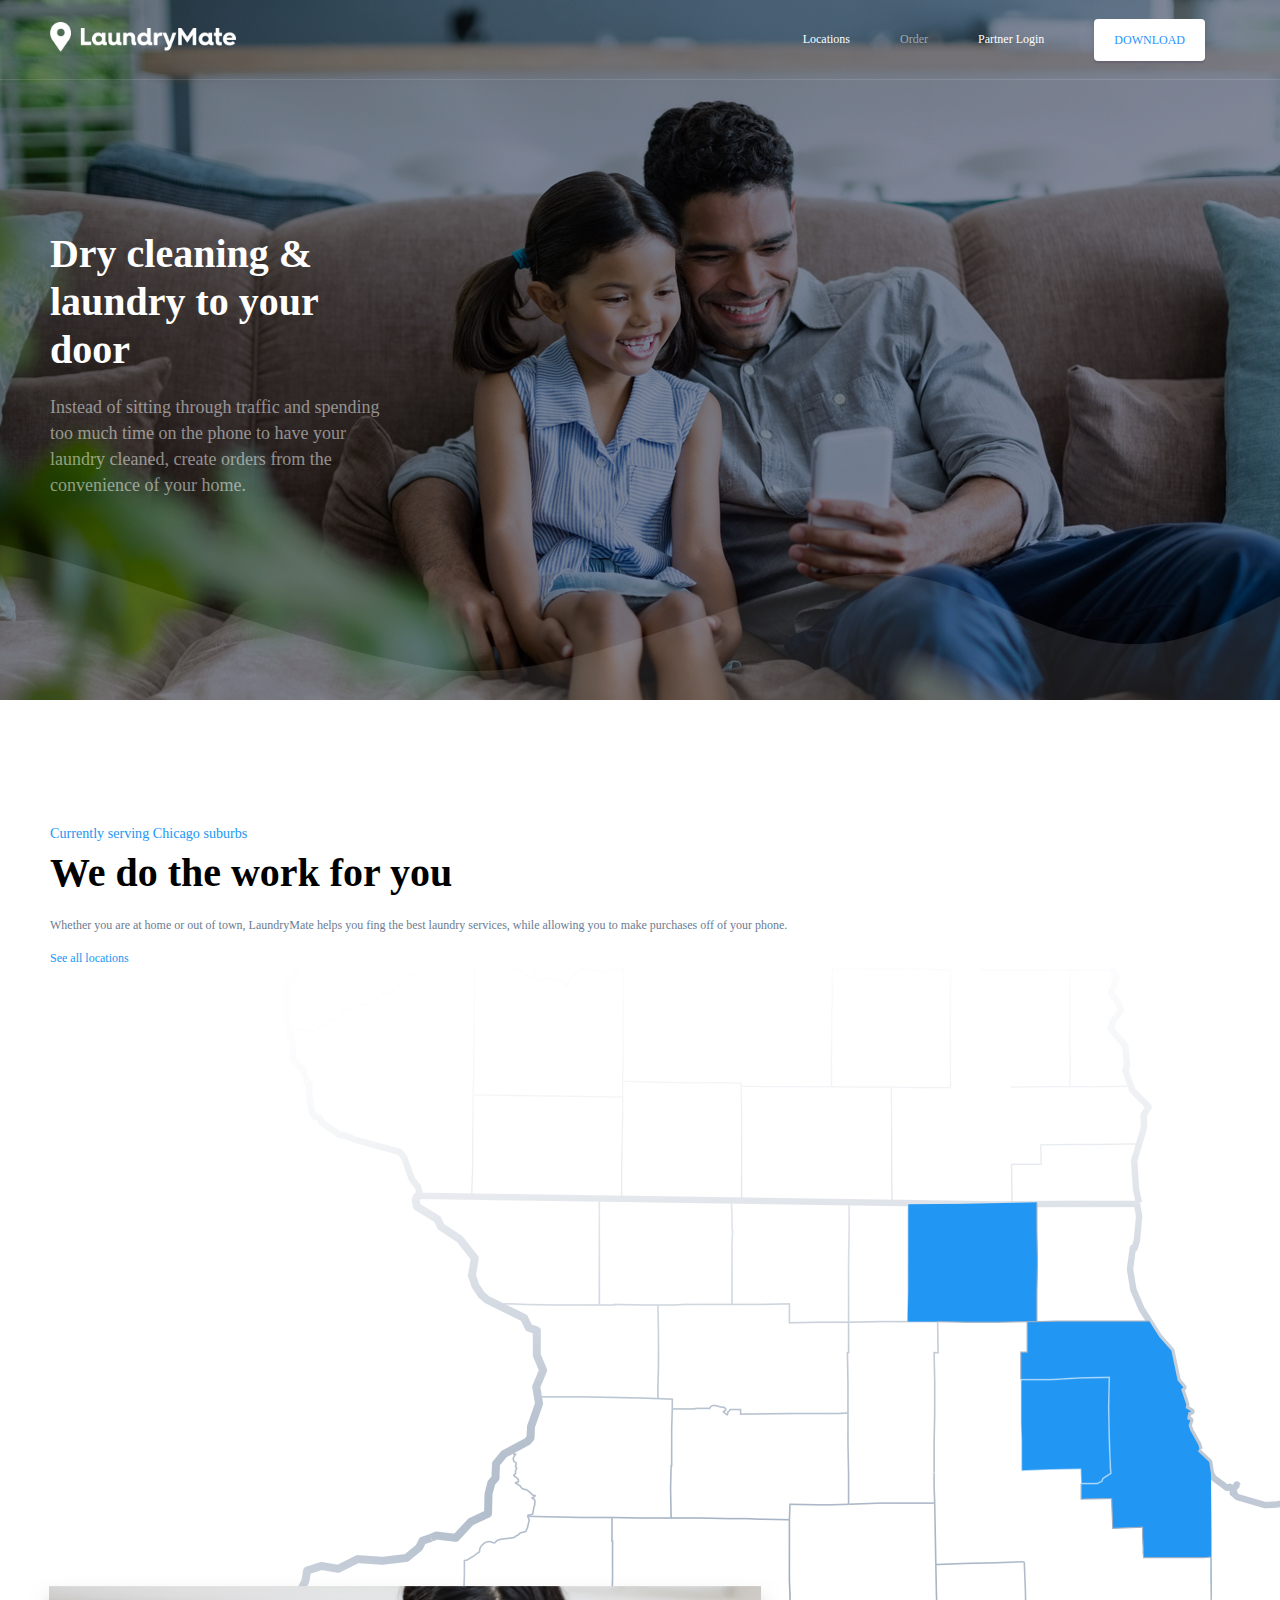
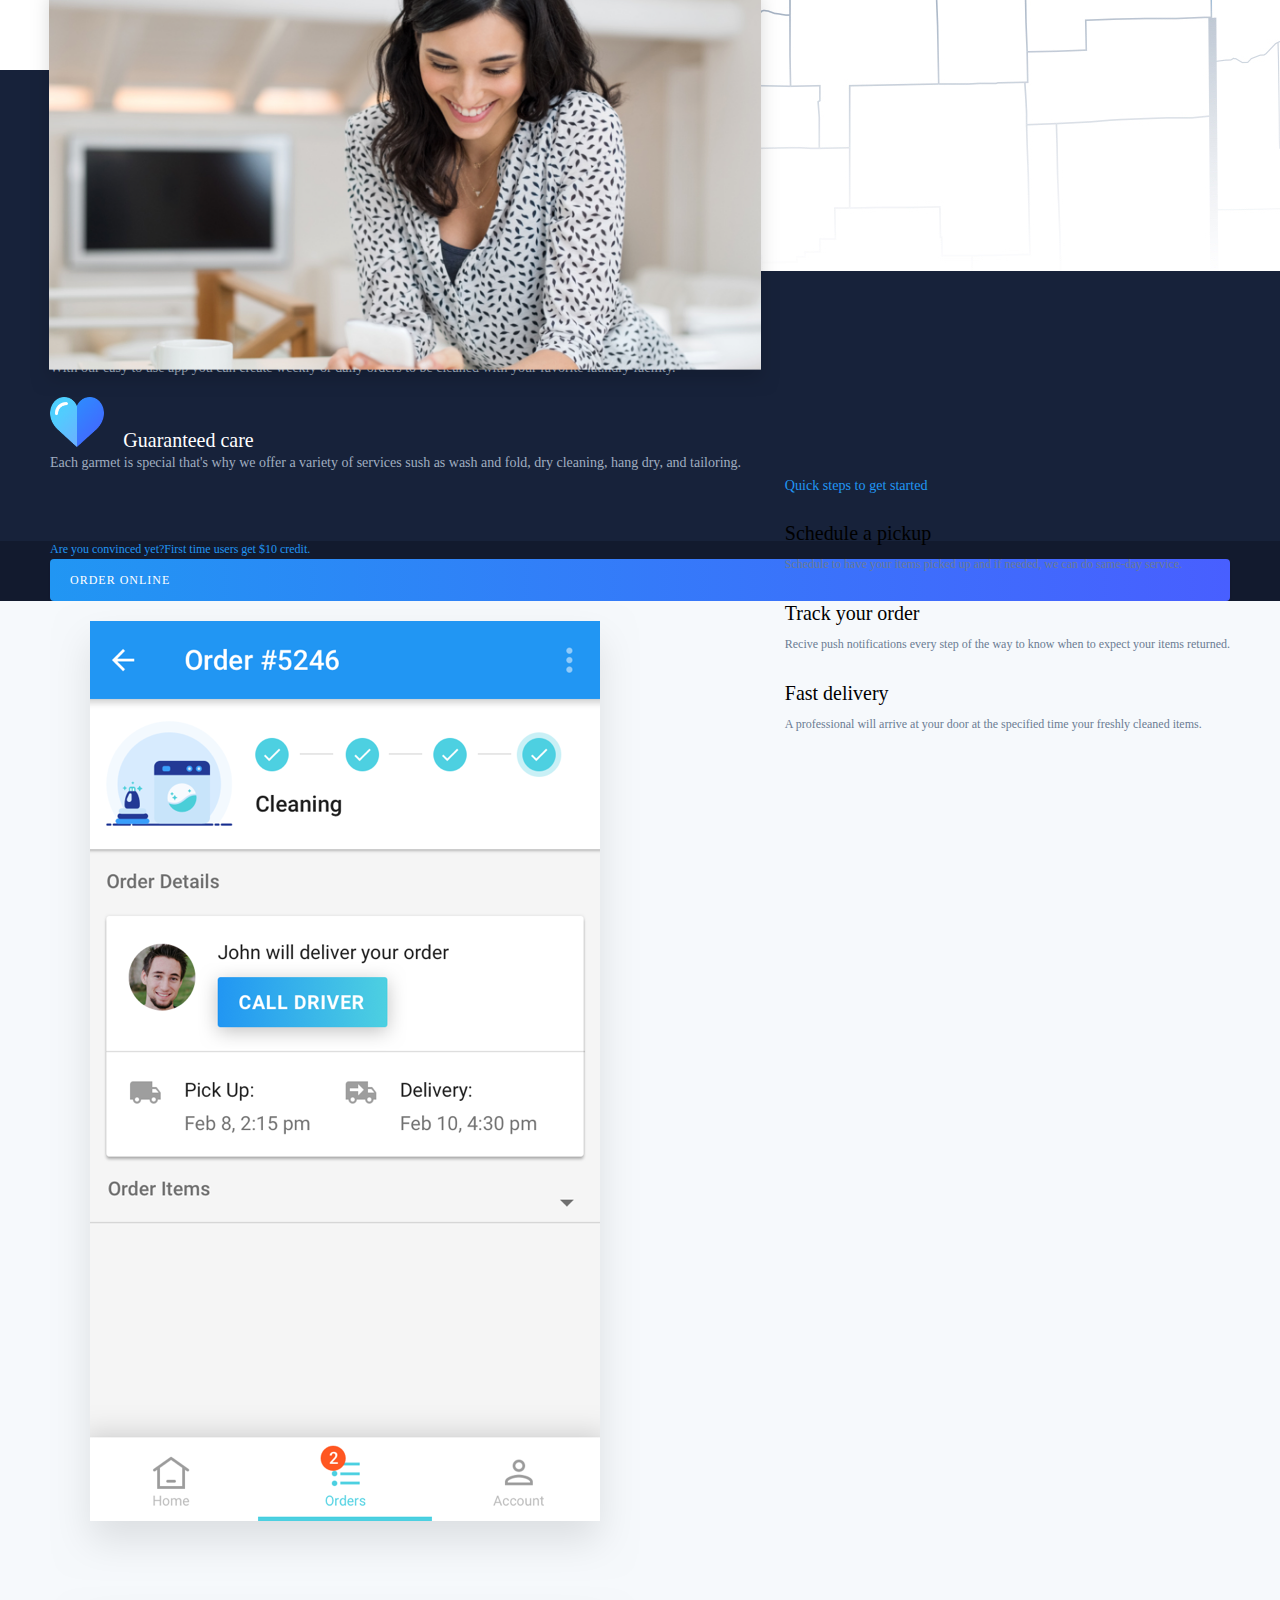
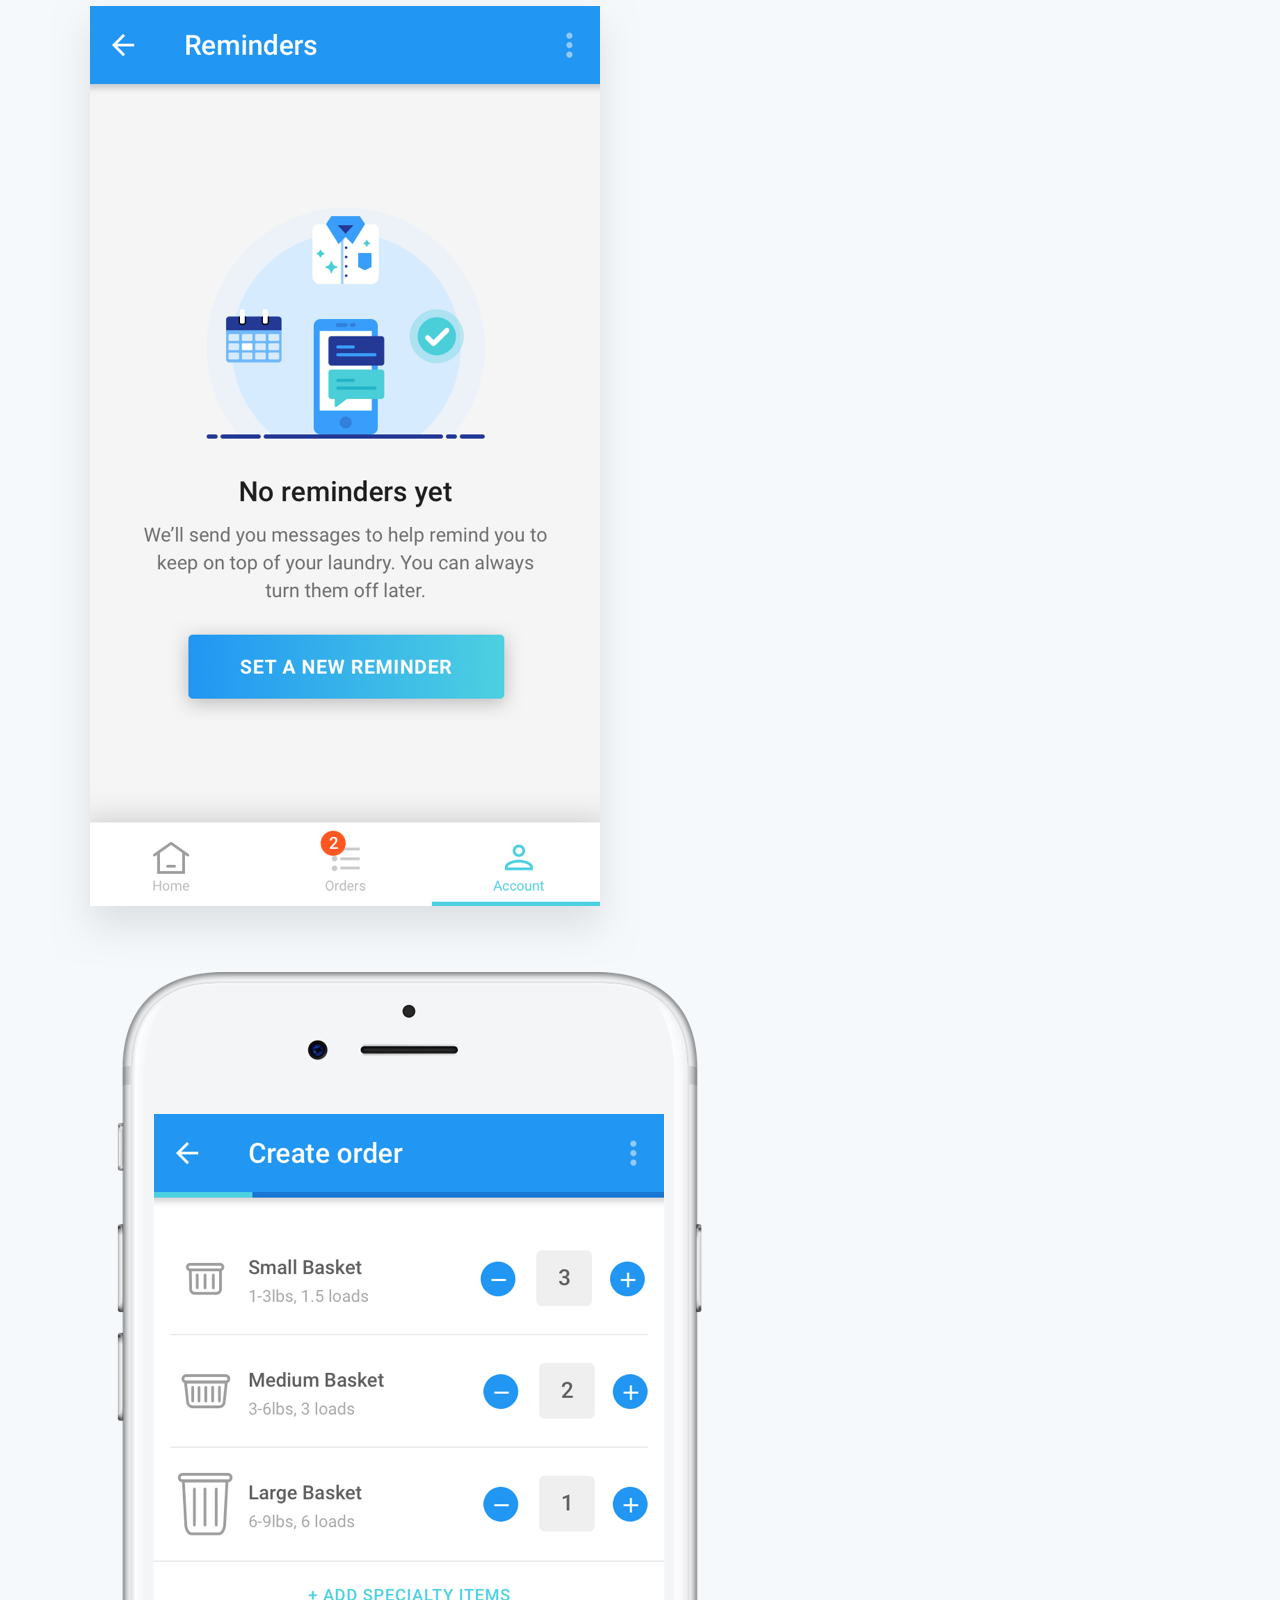
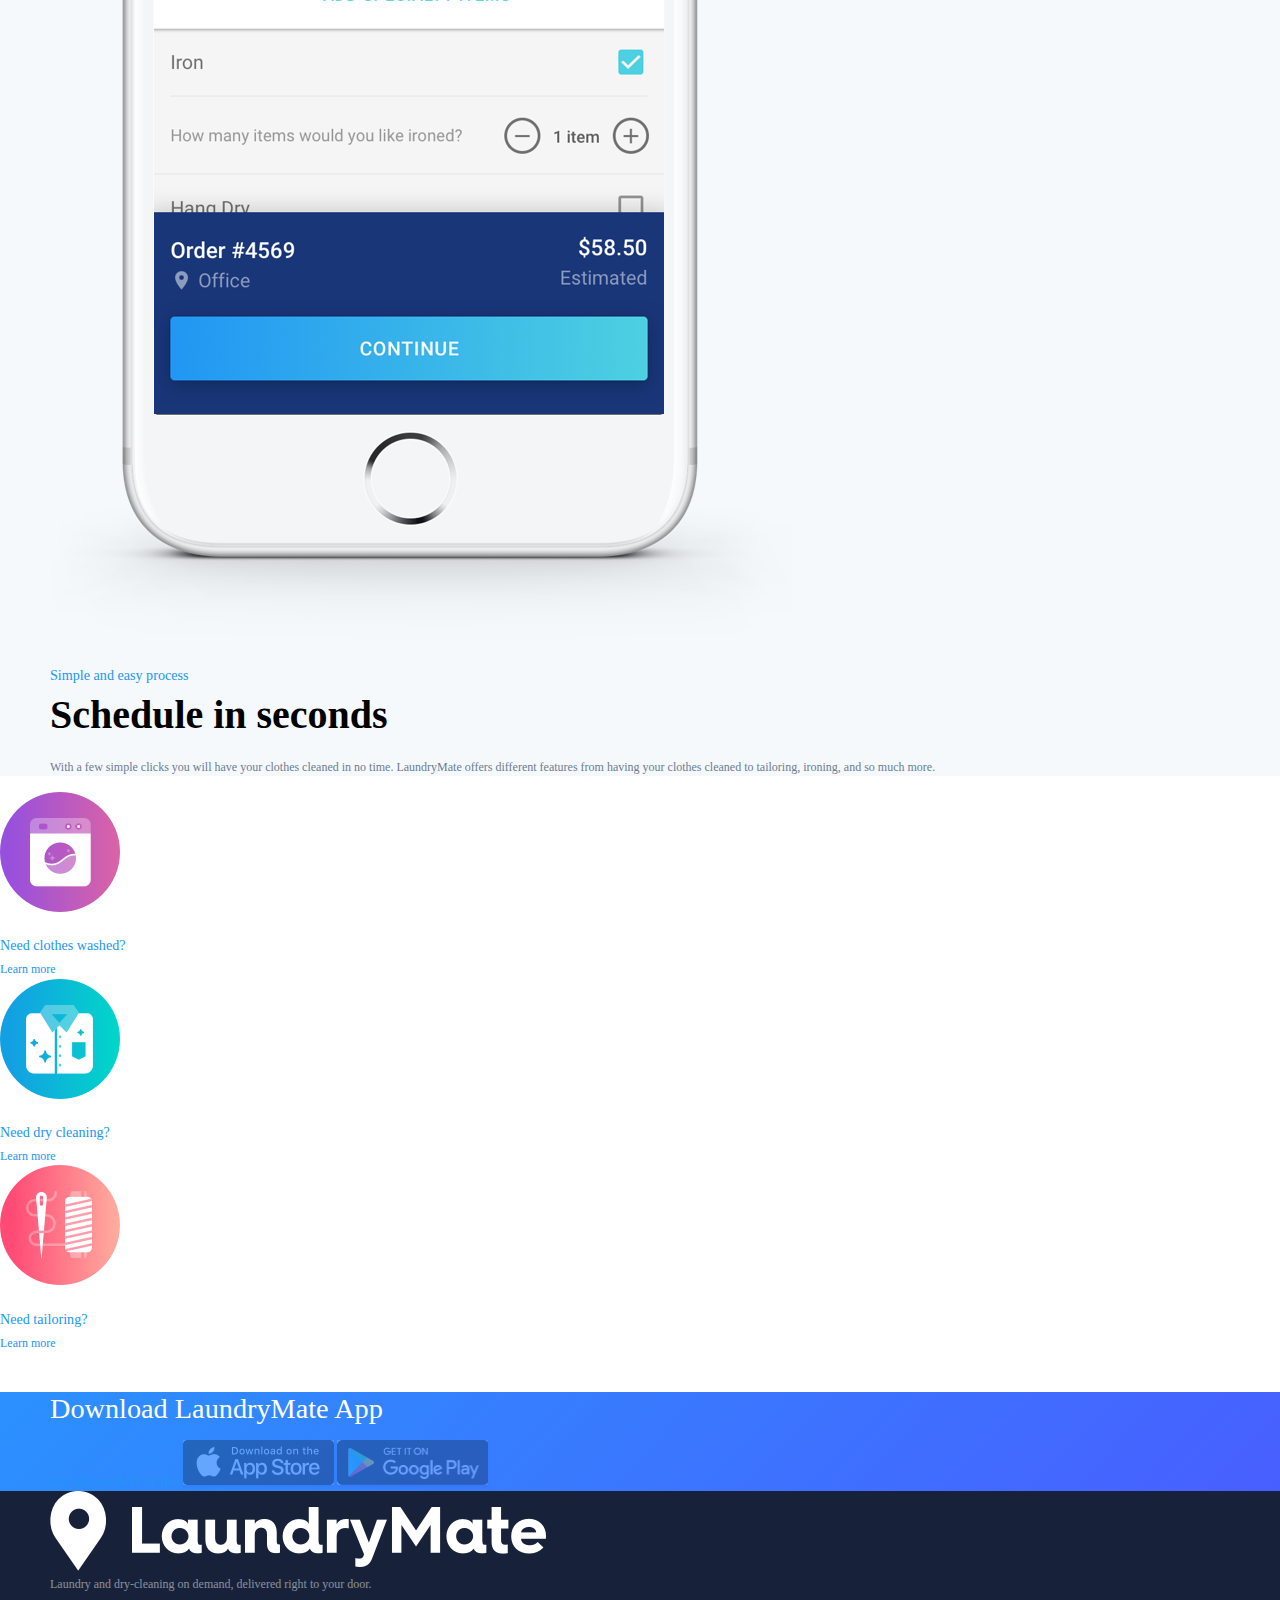
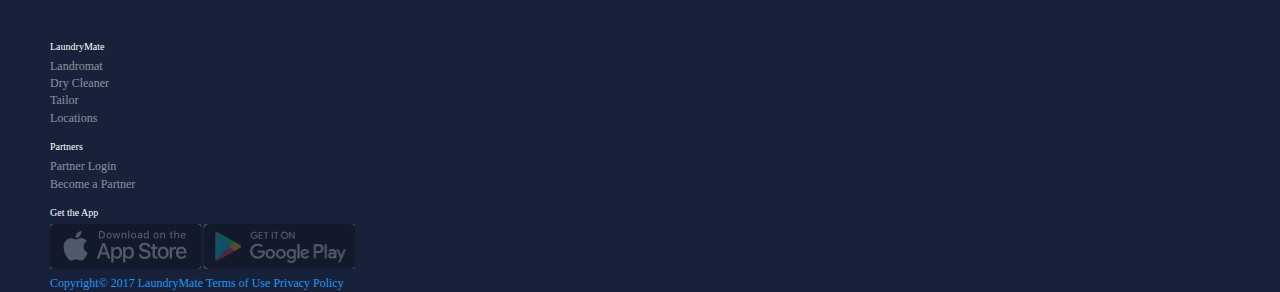
<file: index.html>
<!DOCTYPE html>
<html>
<head>
    <meta charset="UTF-8">
    <title>LaundryMate</title>
    <link rel="stylesheet" href="css/style.css">
</head>
<body>
    <header class="header header--onNextSection header--onImage">
        <div class="container">

            <div class="header__logo">
                <img src="images/logo_white.png" alt="LaundryMate">
            </div>

            <div class="header__nav">

                <div class="header__navTrigger">

                    <ul class="navList">
                        <li class="navList__item"><a class="navList__link" href="#">TRIGGER</a></li>
                    </ul>

                </div>
                <div class="header__navList">

                    <ul class="navList">
                        <li class="navList__item">
                            <a href="#" class="navList__link">Locations</a>
                        </li>
                        <li class="navList__item navList__item--disabled">
                            <a href="#" class="navList__link">Order</a>
                        </li>
                        <li class="navList__item">
                            <a href="#" class="navList__link">Partner Login</a>
                        </li>
                        <li class="navList__item">
                            <a href="#" class="button button--primary">Download</a>
                        </li>
                    </ul>

                </div>
            </div>
        </div>
    </header>
    <div class="section section--dark section--homepageHero">
        <div class="container">
            <div class="section__content">
                <h1>Dry cleaning & laundry to your door</h1>
                <p>Instead of sitting through traffic and spending too much time on the phone to have your laundry cleaned, create orders from the convenience of your home.</p>
                <a href="#" src="images/appstore_2x.png" class="button button__apple"></a>
                <a href="#" src="images/googleplay_2x.png" class="button button__google"></a>
            </div>
        </div>
    </div>
    <div class="section section--coverage">
        <div class="container">
            <h4>Currently serving Chicago suburbs</h4>
            <h1>We do the work for you</h1>
            <p>Whether you are at home or out of town, LaundryMate helps you fing the best laundry services, while allowing you to make purchases off of your phone.</p>
            <a href="locations.html">See all locations</a>

            <img src="images/chicago-map.jpg" class="image__map"/>
            <img src="images/user-photo.png" class="image__user"/>

            <div class="list__order">
                <h4>Quick steps to get started</h4>
                <h3>Schedule a pickup</h3>
                <p>Schedule to have your items picked up and if needed, we can do same-day service.</p>
                <h3>Track your order</h3>
                <p>Recive push notifications every step of the way to know when to expect your items returned.</p>
                <h3>Fast delivery</h3>
                <p>A professional will arrive at your door at the specified time your freshly cleaned items.</p>
            </div>
        </div>
    </div>
    <div class="section section section--dark section--benefits">
        <div class="container">
            <h2>Reap the benefits of LaundryMate</h2>
            <div class="tipsCard">
                <img src="images/time-icon.png" class="timeIcon">
                <h3>Saving you time</h3>
                <p>Enjoy the convenience of not having to drive or having a coversation over the phone for your laundry to be cleaned.</p>
            </div>
            <div class="tipsCard">
                <img src="images/repeat-icon.png" class="repeatIcon">
                <h3>Repeat orders</h3>
                <p>With our easy to use app you can create weekly or daily orders to be cleaned with your favorite laundry facility.</p>
            </div>
            <div class="tipsCard">
                <img src="images/care-icon.png" class="careIcon">
                <h3>Guaranteed care</h3>
                <p>Each garmet is special that's why we offer a variety of services sush as wash and fold, dry cleaning, hang dry, and tailoring.</p>
            </div>
        </div>
    </div>






    <div class="section--darker">
        <div class="container">
            <a>Are you convinced yet?<span>First time users get $10 credit.</span></a>
            <div class="button--cta">order online</div>
        </div>
    </div>
    <div class="section--lighter section--process">
        <div class="container">
            <img src="images/order-status-screen.png" />
            <img src="images/reminders-screen.png" />
            <img src="images/order-device.png" />
            <h4>Simple and easy process</h4>
            <h1>Schedule in seconds</h1>
            <p>With a few simple clicks you will have your clothes cleaned in no time. LaundryMate offers different features from having your clothes cleaned to tailoring, ironing, and so much more.</p>
        </div>
    </div>
    <div class="optionCard">
        <img src="images/laundry-icon.png" />
        <h4>Need clothes washed?</h4>
        <a href="">Learn more</a>
    </div>
    <div class="optionCard">
        <img src="images/dry-cleaner-icon.png" />
        <h4>Need dry cleaning?</h4>
        <a href="">Learn more</a>
    </div>
    <div class="optionCard">
        <img src="images/tailor-icon.png" />
        <h4>Need tailoring?</h4>
        <a href="">Learn more</a>
    </div>
    <div class="section section--cta">
        <div class="container">
            <h2>Download LaundryMate App</h2>
            <a href="">Our app is avalible for free</a>
            <div class="button button--opac__apple"></div>
            <div class="button button--opac__google"></div>
        </div>
    </div>
    <div class="section section--footer section--dark section--navigation">
        <div class="container">
            <img src="images/logo_white.png" class="logo--small">
            <p>Laundry and dry-cleaning on demand, delivered right to your door.</p>
            <img src"images/" />
            <img src"images/" />
            <img src"images/" />
            <ul>
                <h6>LaundryMate</h6>
                <li>Landromat</li>
                <li>Dry Cleaner</li>
                <li>Tailor</li>
                <li>Locations</li>
            </ul>
            <ul>
                <h6>Partners</h6>
                <li>Partner Login</li>
                <li>Become a Partner</li>
            </ul>
            <h6>Get the App</h6>
            <div class="button button--opac__apple"></div>
            <div class="button button--opac__google"></div>
        </div>
    </div>
    <div class="section section--footer section--dark section--copyright">
        <div class="container">
            <a>Copyright© 2017 LaundryMate</a>
            <a href="#">Terms of Use</a>
            <a href="#">Privacy Policy</a>
        </div>
    </div>
</body>
</html>
</file>
<file: css/style.css>
html, body, div, span, applet, object, iframe,
h1, h2, h3, h4, h5, h6, p, blockquote, pre,
a, abbr, acronym, address, big, cite, code,
del, dfn, em, img, ins, kbd, q, s, samp,
small, strike, strong, sub, sup, tt, var,
b, u, i, center,
dl, dt, dd, ol, ul, li,
fieldset, form, label, legend,
table, caption, tbody, tfoot, thead, tr, th, td,
article, aside, canvas, details, embed,
figure, figcaption, footer, header, hgroup,
menu, nav, output, ruby, section, summary,
time, mark, audio, video {
  margin: 0;
  padding: 0;
  border: 0;
  font-size: 100%;
  font: inherit;
  vertical-align: baseline; }

/* HTML5 display-role reset for older browsers */
article, aside, details, figcaption, figure,
footer, header, hgroup, menu, nav, section {
  display: block; }

body {
  line-height: 1; }

ol, ul {
  list-style: none; }

blockquote, q {
  quotes: none; }

blockquote:before, blockquote:after,
q:before, q:after {
  content: '';
  content: none; }

table {
  border-collapse: collapse;
  border-spacing: 0; }

/* BODY */
@font-face {
  font-family: system;
  font-style: normal;
  font-weight: 300;
  src: local(".SFNSText-Light"), local(".HelveticaNeueDeskInterface-Light"), local(".LucidaGrandeUI"), local("Ubuntu Light"), local("Segoe UI Light"), local("Roboto-Light"), local("DroidSans"), local("Tahoma"); }
* {
  box-sizing: border-box; }

html {
  font-family: "system";
  font-size: .625em; }

body {
  font-size: 1.2em;
  line-height: 1.45; }

p {
  margin-bottom: 1.3em; }

a {
  color: #2196F3;
  text-decoration: none; }

a:hover {
  color: #485FFF;
  text-decoration: underline; }

/* augmented fourth scale base 10px */
h1, h2, h3, h4, h5, h6 {
  font-family: Avenir;
  margin: 1.414em 0 0.5em;
  font-weight: inherit;
  line-height: 1.2; }

h1 {
  color: #000;
  font-size: 3.998rem;
  margin-bottom: 20px;
  margin-top: 0;
  font-weight: bold; }

h2 {
  color: #fff;
  font-size: 2.827rem;
  font-weight: 300; }

h3 {
  font-size: 1.999rem;
  color: #000; }

h4 {
  font-size: 1.414rem;
  font-weight: 300;
  color: #2196F3; }

h6 {
  font-size: 1rem;
  color: #fff; }

/* SECTIONS*/
.container {
  margin: 0 auto;
  max-width: 1200px;
  padding-right: 10px;
  padding-left: 10px; }

.section--dark {
  /* for reverse contrast section */
  background-color: #17223a;
  color: rgba(255, 255, 255, 0.5); }

.section--darker {
  background-color: #121A2E; }

.section--cta {
  background: linear-gradient(133.62deg, #2B91FE 0%, #485FFF 100%); }

.section--lighter {
  background-color: #F6F9FC; }

.navList {
  display: flex;
  align-items: center; }
  .navList .navList__item {
    display: inline-block;
    padding: 10px;
    float: left; }

/* BUTTONS */
.button {
  border-radius: 2px;
  background: #f6f9fc;
  box-shadow: 0 2px 2px 0 rgba(35, 10, 74, 0.15);
  color: #333;
  font-size: 12px;
  text-align: center;
  line-height: 36px;
  padding: 0 10px;
  display: inline-block; }

.button--primary, .button--cta {
  border-radius: 4px;
  background-color: #FFFFFF;
  color: #2B91FE;
  box-shadow: 0 2px 2px 0 rgba(35, 10, 74, 0.15);
  text-transform: uppercase;
  line-height: 42px;
  padding-left: 20px;
  padding-right: 20px; }

.button--cta {
  color: #fff;
  background: linear-gradient(270deg, #485FFF 0%, #2196F3 100%);
  letter-spacing: 1px; }
  .button--cta:hover {
    color: #FFF; }

.button--opac__apple {
  background-image: url(../images/appstore_2x.png);
  background-repeat: no-repeat;
  background-size: cover;
  height: 45px;
  width: 151.1px;
  opacity: 0.25; }

.button--opac__google {
  background-image: url(../images/googleplay_2x.png);
  background-repeat: no-repeat;
  background-size: cover;
  height: 45px;
  width: 151.1px;
  opacity: 0.25; }

/* HEADER */
.header {
  background: #2196F3;
  box-shadow: inset 0 -1px 0 0 rgba(255, 255, 255, 0.12);
  overflow: hidden; }
  .header.header--onImage {
    background: none; }
  .header.header--onNextSection {
    margin-bottom: -80px;
    position: relative;
    position: sticky; }
  .header .container {
    display: flex;
    height: 80px;
    justify-content: space-between;
    align-items: center; }
  .header .header__logo img {
    height: 30px; }

@media (min-width: 768px) {
  .header__nav .header__navTrigger {
    display: none; } }
.header__nav .header__navList {
  display: none; }
  @media (min-width: 768px) {
    .header__nav .header__navList {
      display: flex;
      align-items: center; } }
.header__nav .navList__link {
  color: #FFF;
  text-decoration: none; }
.header__nav .navList__item {
  padding: 15px; }
  .header__nav .navList__item.navList__item--disabled {
    opacity: 0.5;
    pointer-events: none;
    cursor: default; }
  @media (min-width: 1024px) {
    .header__nav .navList__item {
      padding-left: 25px;
      padding-right: 25px; } }

/* link these properly later */
.section--homepageHero {
  background-image: url(../images/user-hero.jpg);
  background-repeat: no-repeat;
  background-size: cover;
  background-position: center;
  height: 700px; }
  .section--homepageHero h1 {
    color: #fff; }
  .section--homepageHero .section__content {
    max-width: 350px;
    padding-top: 230px;
    font-size: 1.8rem; }

.section--benefits {
  padding: 50px 0; }

.section--benefits h3 {
  color: #fff; }

.section--benefits p {
  color: #A0AEC0;
  font-size: 14px; }

.section--benefits img {
  height: 50px;
  display: inline-block;
  padding-right: 16px; }

.section--benefits h3 {
  display: inline; }

.section--coverage h2 {
  text-align: center; }

.section--coverage h4 {
  padding-top: 105px; }

.section--coverage {
  height: 950px; }

.section--coverage p {
  color: #6B7C93; }

.section--process p {
  color: #6B7C93; }

.image__map {
  display: fle; }

.image__user {
  height: 420px;
  width: 750px;
  position: relative;
  top: -300px;
  right: 20px; }

.list__order {
  float: right;
  position: relative;
  top: -350px; }

/*# sourceMappingURL=style.css.map */
</file>
